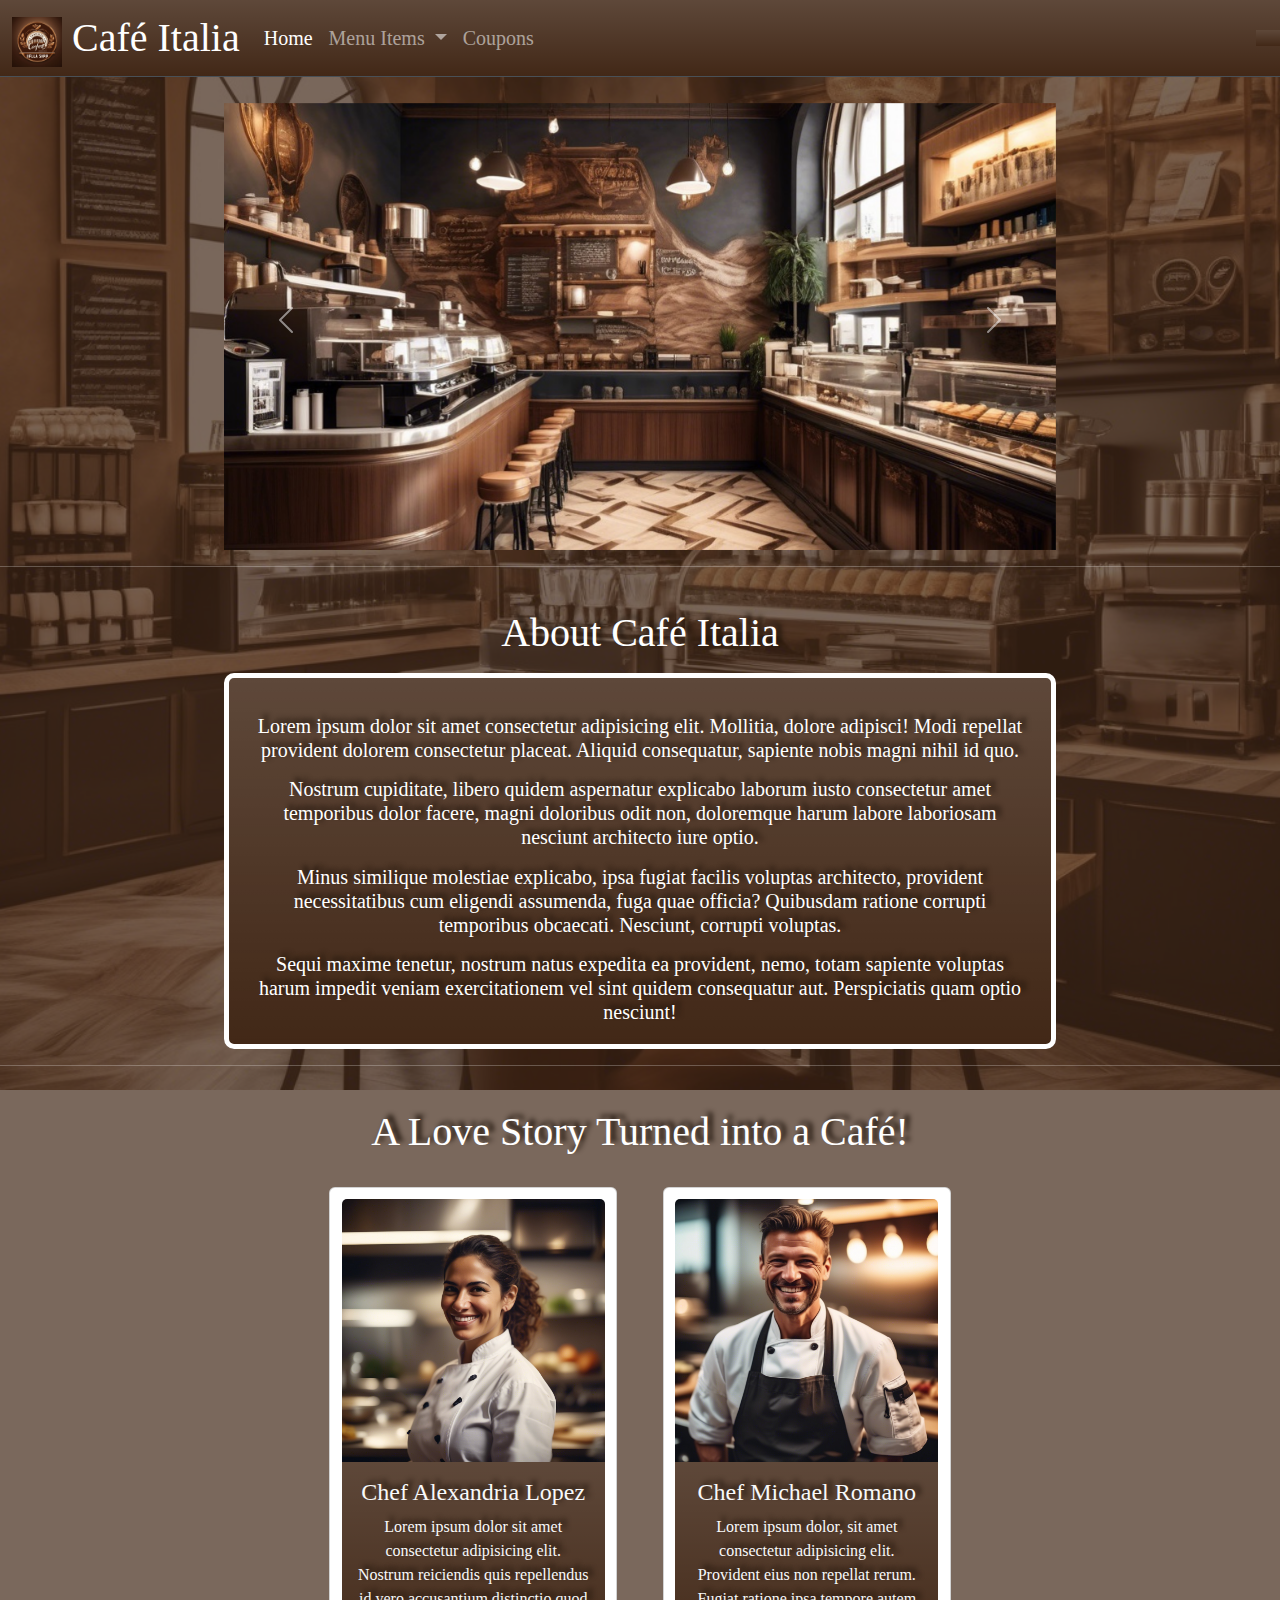
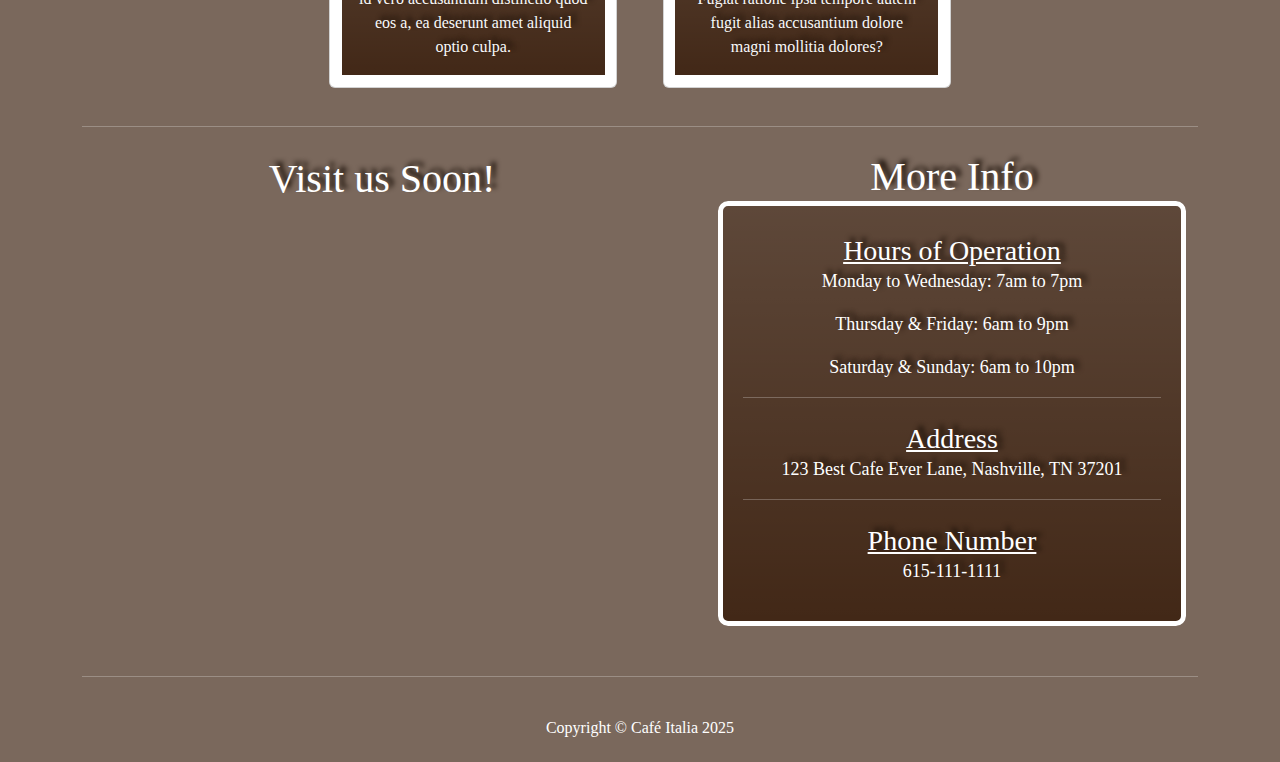
<file: index.html>
<!DOCTYPE html>
<html lang="en">
<head>
    <meta charset="UTF-8">
    <meta name="viewport" content="width=device-width, initial-scale=1.0">
    <title>Café Italia Home</title>
    <link rel="preconnect" href="https://fonts.googleapis.com">
<link rel="preconnect" href="https://fonts.gstatic.com" crossorigin>
<link href="https://fonts.googleapis.com/css2?family=Poiret+One&display=swap" rel="stylesheet">
    <link href="https://cdn.jsdelivr.net/npm/bootstrap@5.3.3/dist/css/bootstrap.min.css" rel="stylesheet" integrity="sha384-QWTKZyjpPEjISv5WaRU9OFeRpok6YctnYmDr5pNlyT2bRjXh0JMhjY6hW+ALEwIH" crossorigin="anonymous">
<link rel="stylesheet" href="./CSS/styles.css">
</head>
<body>
    <header>
      <nav class="navbar navbar-expand-sm bg-body-tertiary fs-5 bg-dark border-bottom border-body" data-bs-theme="dark">
        <div class="container-fluid">
          <div>
          <a class="navbar-brand fs-1" href="#">
            <img src="Images/other/Logo.jpg" alt="Logo" width="50" class="d-inline-block align-text-center">
            Café Italia
          </a>
          </div>
          <div class="collapse navbar-collapse" id="navbarNavDropdown">
            <ul class="navbar-nav" >
              <li class="nav-item">
                <a class="nav-link active" aria-current="page" href="index.html">Home</a>
              </li>
              <li class="nav-item dropdown">
                <a class="nav-link dropdown-toggle" href="#" role="button" data-bs-toggle="dropdown" aria-expanded="false">
                  Menu Items
                </a>
                <ul class="dropdown-menu fs-5">
                  <li><a class="dropdown-item" href="Menu.html">Beverages</a>
                  <hr></li>
                  <li><a class="dropdown-item" href="Menu.html#sandwiches">Deli Style Sandwiches</a>
                  <hr></li>
                  <li><a class="dropdown-item" href="Menu.html#desserts">Desserts & Pastries</a></li>
                </ul>
                <li class="nav-item">
                  <a class="nav-link" href="Coupons.html">Coupons</a>
                </li>
            </ul>
          </div>
        </div>
        <div class="collapse" id="navbarToggleExternalContent" data-bs-theme="dark">
          <div class="bg-dark p-4">
            <a class="text-body-emphasis nav-link active" aria-current="page" href="index.html"><h6>Home</h6></a>
            <hr>
            <a class="text-body-emphasis dropdown-item" href="Menu.html"><h6>Beverages</h6></a>
            <hr>
            <a class="text-body-emphasis dropdown-item" href="Menu.html#sandwiches"><h6>Sandwiches</h6></a>
            <hr>
            <a class="text-body-emphasis dropdown-item" href="Menu.html#desserts"><h6>Desserts</h6></a>
            <hr>
            <a class="text-body-emphasis nav-link" href="Coupons.html"><h6>Coupons</h6></a>
            <hr>
          </div>
        </div>
        <nav class="navbar navbar-dark bg-dark">
          <div class="container-fluid trans">
            <button class="navbar-toggler" type="button" data-bs-toggle="collapse" data-bs-target="#navbarToggleExternalContent" aria-controls="navbarToggleExternalContent" aria-expanded="false" aria-label="Toggle navigation">
              <span class="navbar-toggler-icon"></span>
            </button>
          </div>
      </nav>
      </nav>
    </header>
        <div class="shield">  
          
          <div> 
            <div id="carouselFade" class="carousel slide carousel-fade">
              <div class="carousel-inner">
                <div class="carousel-item active">
                  <img src="./Images/carousel/Italia2-C.jpg" class="d-block w-100" alt="Café Italia">
                </div>
                <div class="carousel-item">
                  <img src="./Images/carousel/Cannoli-C.jpg" class="d-block w-100" alt="Cannoli">
                </div>
                <div class="carousel-item">
                  <img src="./Images/carousel/Capuchino-C.jpg" class="d-block w-100" alt="Cappuccino">
                </div>
                <div class="carousel-item">
                  <img src="./Images/carousel/pumpkin2-C.jpg" class="d-block w-100" alt="Pumpkin Latte">
                </div>
                <div class="carousel-item">
                  <img src="./Images/carousel/meatball-C.jpg" class="d-block w-100" alt="Meatball Sandwich">
                </div>
              </div>
              
              <button class="carousel-control-prev" type="button" data-bs-target="#carouselFade" data-bs-slide="prev">
                <span class="carousel-control-prev-icon" aria-hidden="true"></span>
                <span class="visually-hidden">Previous</span>
              </button>
              <button class="carousel-control-next" type="button" data-bs-target="#carouselFade" data-bs-slide="next">
                <span class="carousel-control-next-icon" aria-hidden="true"></span>
                <span class="visually-hidden">Next</span>
              </button>
            </div> 
          </div>

          <hr>
      <H1 class="titles mb-3">About Café Italia</H1>

      <fieldset class="about">
      <h5 class="titles">Lorem ipsum dolor sit amet consectetur adipisicing elit. Mollitia, dolore adipisci! Modi repellat provident dolorem consectetur placeat. Aliquid consequatur, sapiente nobis magni nihil id quo.</h5>
      <h5 class="titles">Nostrum cupiditate, libero quidem aspernatur explicabo laborum iusto consectetur amet temporibus dolor facere, magni doloribus odit non, doloremque harum labore laboriosam nesciunt architecto iure optio.</h5>
      <h5 class="titles">Minus similique molestiae explicabo, ipsa fugiat facilis voluptas architecto, provident necessitatibus cum eligendi assumenda, fuga quae officia? Quibusdam ratione corrupti temporibus obcaecati. Nesciunt, corrupti voluptas.</h5>
      <h5 class="titles">Sequi maxime tenetur, nostrum natus expedita ea provident, nemo, totam sapiente voluptas harum impedit veniam exercitationem vel sint quidem consequatur aut. Perspiciatis quam optio nesciunt!</h5>
    </fieldset>

<hr>
    <section class="titles">
     <h1>A Love Story Turned into a Café!</h1>
    </section>

    <div class="container">
      <div class="chefs">
      <div class="row ">
      <div class="card titles" style="width: 18rem;">
          <img src="./Images/other/Chef-Alex.jpg" class="card-img-top" alt="">
          <div class="card-body text-center bg-dark text-light">
              <h4 class="card-title">Chef Alexandria Lopez</h4>
              <p class="card-text">Lorem ipsum dolor sit amet consectetur adipisicing elit. Nostrum reiciendis quis repellendus id vero accusantium distinctio quod eos a, ea deserunt amet aliquid optio culpa.</p>  
          </div>
      </div>   
          <div class="card titles" style="width: 18rem;">
              <img src="./Images/other/Chef-Mike.jpg" class="card-img-top" alt="">
          <div class="card-body text-center bg-dark text-light">
              <h4 class="card-title">Chef Michael Romano</h4>
              <p class="card-text">Lorem ipsum dolor, sit amet consectetur adipisicing elit. Provident eius non repellat rerum. Fugiat ratione ipsa tempore autem fugit alias accusantium dolore magni mollitia dolores?</p>
          </div>
        </div>
      </div>
    </div>
   <hr>     

  <section class="row d-lg-flex">
<div class="col container-map">
    <h1 class="titles">Visit us Soon!</h1>
    <section>
    <iframe src="https://www.google.com/maps/embed?pb=!1m18!1m12!1m3!1d6442.5615670514435!2d-86.7739651!3d36.1597214!2m3!1f0!2f0!3f0!3m2!1i1024!2i768!4f13.1!3m3!1m2!1s0x886467a0bb58575f%3A0x5ad1a9c7829f3167!2sCaf%C3%A9%20Intermezzo%20-%20Nashville!5e0!3m2!1sen!2sus!4v1737662282604!5m2!1sen!2sus" 
    width="600" height="450" style="border:0;" allowfullscreen="" loading="lazy" referrerpolicy="no-referrer-when-downgrade">
    </iframe>
  </section>
  </div>
<div class="col">
  <div class="container more-info">
    <h1 class="titles">More Info</h1>
  <fieldset>
<h3 class="titles underline">Hours of Operation</h3>
<p class="titles-hours">Monday to Wednesday: 7am to 7pm</p>
<p class="titles-hours">Thursday & Friday: 6am to 9pm</p>
<p class="titles-hours">Saturday & Sunday: 6am to 10pm</p>
<hr>
<h3 class="titles underline">Address</h3>
<p class="titles-hours">123 Best Cafe Ever Lane, Nashville, TN 37201</p>
<hr>
<h3 class="titles underline">Phone Number</h3>
<p class="titles-hours">615-111-1111</p>
  </fieldset>
  </div>
</div>
  </section>

<hr>
      <footer>
        Copyright &copy; Café Italia 2025
    </footer>
    <script 
    src="https://cdn.jsdelivr.net/npm/bootstrap@5.3.3/dist/js/bootstrap.bundle.min.js" 
    integrity="sha384-YvpcrYf0tY3lHB60NNkmXc5s9fDVZLESaAA55NDzOxhy9GkcIdslK1eN7N6jIeHz" 
    crossorigin="anonymous">
  </script>
    </div> 
  </div>
</body>
</file>
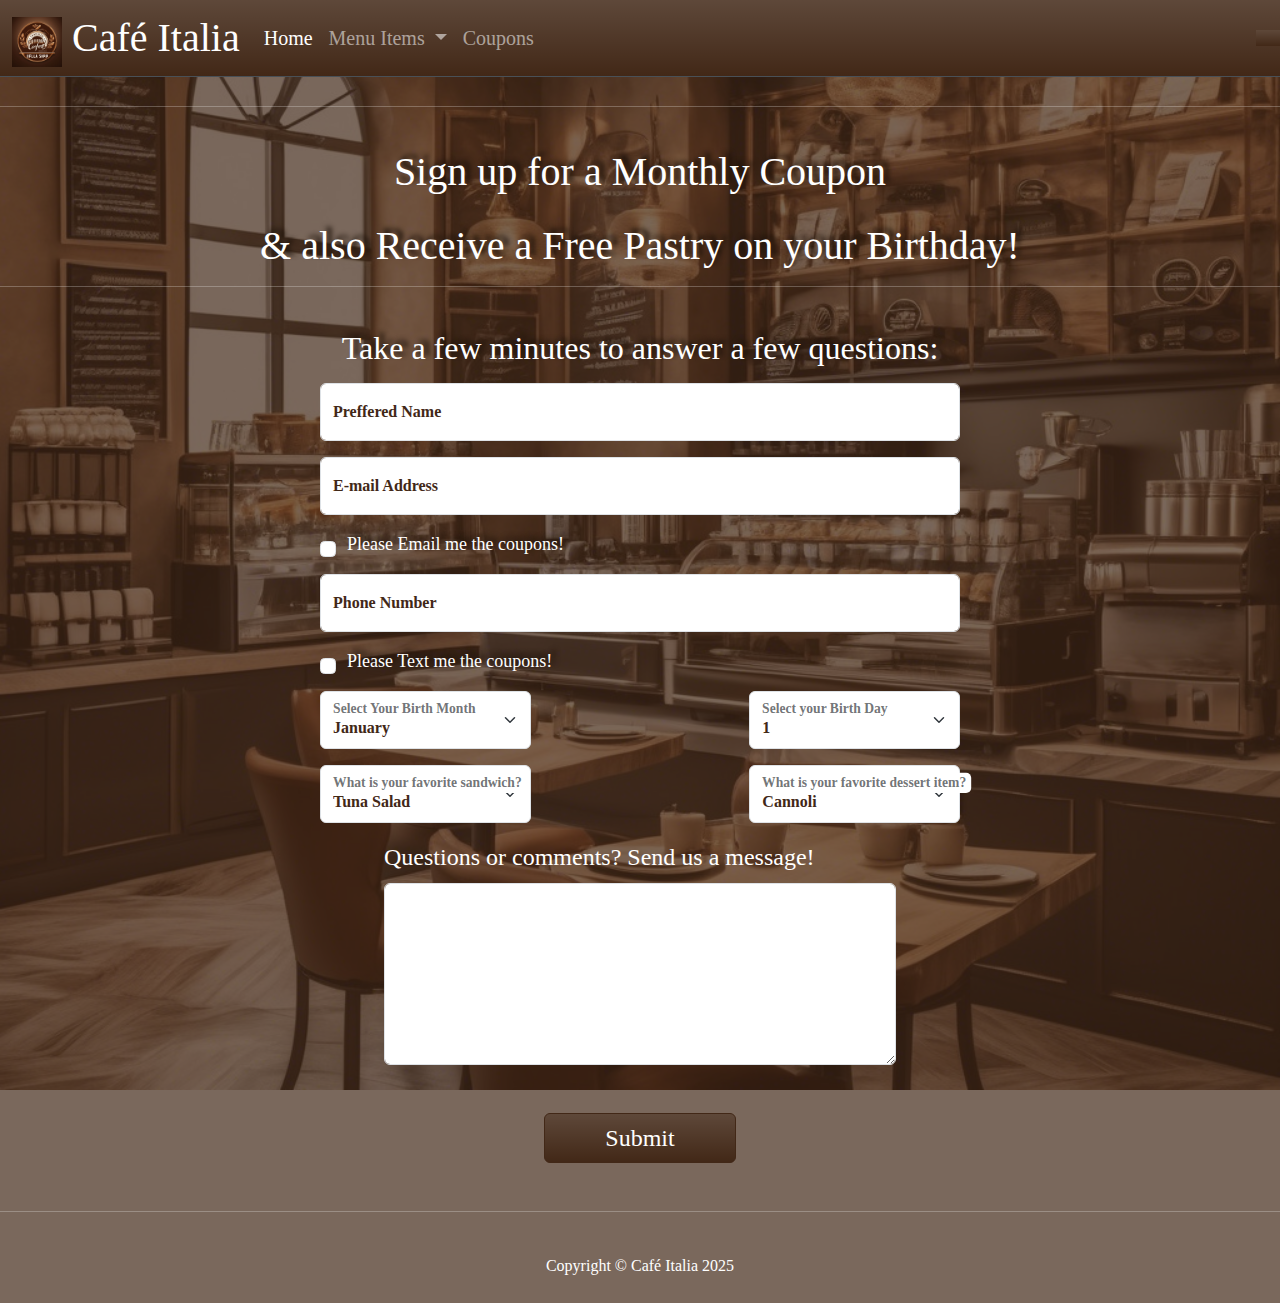
<file: Coupons.html>
<!DOCTYPE html>
<html lang="en">
<head>
    <meta charset="UTF-8">
    <meta name="viewport" content="width=device-width, initial-scale=1.0">
    <title>Café Italia Coupons</title>
    <link rel="preconnect" href="https://fonts.googleapis.com">
<link rel="preconnect" href="https://fonts.gstatic.com" crossorigin>
<link href="https://fonts.googleapis.com/css2?family=Poiret+One&display=swap" rel="stylesheet">
    <link href="https://cdn.jsdelivr.net/npm/bootstrap@5.3.3/dist/css/bootstrap.min.css" rel="stylesheet" integrity="sha384-QWTKZyjpPEjISv5WaRU9OFeRpok6YctnYmDr5pNlyT2bRjXh0JMhjY6hW+ALEwIH" crossorigin="anonymous">
<link rel="stylesheet" href="./CSS/styles.css">
</head>
<body>
<header>
  <nav class="navbar navbar-expand-sm bg-body-tertiary fs-5 bg-dark border-bottom border-body" data-bs-theme="dark">
    <div class="container-fluid">
      <div>
      <a class="navbar-brand fs-1" href="#">
        <img src="Images/other/Logo.jpg" alt="Logo" width="50" class="d-inline-block align-text-center">
        Café Italia
      </a>
      </div>
      <div class="collapse navbar-collapse" id="navbarNavDropdown">
        <ul class="navbar-nav" >
          <li class="nav-item">
            <a class="nav-link active" aria-current="page" href="index.html">Home</a>
          </li>
          <li class="nav-item dropdown">
            <a class="nav-link dropdown-toggle" href="#" role="button" data-bs-toggle="dropdown" aria-expanded="false">
              Menu Items
            </a>
            <ul class="dropdown-menu fs-5">
              <li><a class="dropdown-item" href="Menu.html">Beverages</a>
              <hr></li>
              <li><a class="dropdown-item" href="Menu.html#sandwiches">Deli Style Sandwiches</a>
              <hr></li>
              <li><a class="dropdown-item" href="Menu.html#desserts">Desserts & Pastries</a></li>
            </ul>
            <li class="nav-item">
              <a class="nav-link" href="Coupons.html">Coupons</a>
            </li>
        </ul>
      </div>
    </div>
    <div class="collapse" id="navbarToggleExternalContent" data-bs-theme="dark">
      <div class="bg-dark p-4">
        <a class="text-body-emphasis nav-link active" aria-current="page" href="index.html"><h6>Home</h6></a>
        <hr>
        <a class="text-body-emphasis dropdown-item" href="Menu.html"><h6>Beverages</h6></a>
        <hr>
        <a class="text-body-emphasis dropdown-item" href="Menu.html#sandwiches"><h6>Sandwiches</h6></a>
        <hr>
        <a class="text-body-emphasis dropdown-item" href="Menu.html#desserts"><h6>Desserts</h6></a>
        <hr>
        <a class="text-body-emphasis nav-link" href="Coupons.html"><h6>Coupons</h6></a>
        <hr>
      </div>
    </div>
    <nav class="navbar navbar-dark bg-dark">
      <div class="container-fluid trans">
        <button class="navbar-toggler" type="button" data-bs-toggle="collapse" data-bs-target="#navbarToggleExternalContent" aria-controls="navbarToggleExternalContent" aria-expanded="false" aria-label="Toggle navigation">
          <span class="navbar-toggler-icon"></span>
        </button>
      </div>
  </nav>
  </nav>
</header>
    <div class="shield">
<hr>
<h1 class="titles">Sign up for a Monthly Coupon</h1>
<h1 class="titles">& also Receive a Free Pastry on your Birthday!</h1>
<hr>
<h2 class="titles pb-3">Take a few minutes to answer a few questions:</h2>

<form action="https://formspree.io/f/mqaeeydb" method="post"> 
<div class="form-floating mb-3">
    <input type="Text" class="form-control" placeholder="Preffered name" required>
    <label>Preffered Name</label>
  </div>

  <div class="form-floating mb-3">
    <input type="Email" class="form-control" placeholder="email@gmail.com" required>
    <label>E-mail Address</label>
  </div>
  <div class="mb-3 form-check">
    <input type="checkbox" class="form-check-input"  name="accept-toc">
    <label class="form-check-label">Please Email me the coupons!</label>
  </div>

 <div class="form-floating mb-3">
    <input type="tel" class="form-control" placeholder="615-111-1111">
    <label>Phone Number</label>
  </div>
  <div class="mb-3 form-check">
    <input type="checkbox" class="form-check-input" name="accept-toc">
    <label class="form-check-label">Please Text me the coupons!</label>
  </div>

  <section>
    <div class="row g-2 mb-3">
      <div class="col-lg-4">
        <div class="form-floating">
          <select class="form-select">
            <option selected>January</option>
            <option class="form-select" value="1">February</option>
            <option class="form-select" value="2">March</option>
            <option class="form-select" value="3">April</option>
            <option class="form-select" value="4">May</option>
            <option class="form-select" value="5">June</option>
            <option class="form-select" value="6">July</option>
            <option class="form-select" value="7">August</option>
            <option class="form-select" value="8">September</option>
            <option class="form-select" value="9">October</option>
            <option class="form-select" value="10">November</option>
            <option class="form-select" value="11">December</option>
          </select>
          <label>Select Your Birth Month</label>
        </div>
      </div>
      <div class=" col-lg-4">
        <div class="form-floating">
          <select class="form-select">
            <option selected>1</option>
            <option class="form-select" value="1">2</option>
            <option class="form-select" value="2">3</option>
            <option class="form-select" value="3">4</option>
            <option class="form-select" value="4">5</option>
            <option class="form-select" value="5">6</option>
            <option class="form-select" value="6">7</option>
            <option class="form-select" value="7">8</option>
            <option class="form-select" value="8">9</option>
            <option class="form-select" value="9">10</option>
            <option class="form-select" value="10">11</option>
            <option class="form-select" value="11">12</option>
            <option class="form-select" value="12">13</option>
            <option class="form-select" value="13">14</option>
            <option class="form-select" value="14">15</option>
            <option class="form-select" value="15">16</option>
            <option class="form-select" value="16">17</option>
            <option class="form-select" value="17">18</option>
            <option class="form-select" value="18">19</option>
            <option class="form-select" value="19">20</option>
            <option class="form-select" value="20">21</option>
            <option class="form-select" value="21">22</option>
            <option class="form-select" value="22">23</option>
            <option class="form-select" value="23">24</option>
            <option class="form-select" value="24">25</option>
            <option class="form-select" value="25">26</option>
            <option class="form-select" value="26">27</option>
            <option class="form-select" value="27">28</option>
            <option class="form-select" value="28">29</option>
            <option class="form-select" value="29">30</option>
            <option class="form-select" value="30">31</option>
          </select>
          <label>Select your Birth Day</label>
        </div>
      </div>
    </div>
  </section>

  <Section>
  <div class="row g-2 mb-3">
    <div class="col-lg-4">
      <div class="form-floating">
        <select class="form-select">
          <option selected>Tuna Salad</option>
          <option class="form-select" value="1">Caprese</option>
          <option class="form-select" value="2">Italian Meats</option>
          <option class="form-select" value="3">Ham & Cheese</option>
          <option class="form-select" value="4">Meatball</option>
          <option class="form-select" value="5">Philly Cheese Steak</option>
        </select>
        <label>What is your favorite sandwich?</label>
      </div>
    </div>
    <div class="col-lg-4">
      <div class="form-floating">
        <select class="form-select">
          <option selected>Cannoli</option>
          <option class="form-select" value="1">Cherry Danish</option>
          <option class="form-select" value="2">Lemon Meringue</option>
          <option class="form-select" value="3">Strawberry Shortcake</option>
          <option class="form-select" value="4">Pecan Pie</option>
          <option class="form-select" value="5">Chocolate Danish</option>
        </select>
        <label>What is your favorite dessert item?</label>
      </div>
    </div>
  </div>
    </Section>

<section>
  <div class="mb-3 text-area">
    <label class="form-label">Questions or comments? Send us a message!</label>
    <textarea class="form-control" rows="7"></textarea>
  </div>
</section>

    <section>
      <div class="d-grid gap-2 col-lg-6 mx-auto my-5">
        <button type="submit" class="btn btn-primary">Submit</button>
      </div>
    </section>
  </form>
    <hr>
      <footer>
        Copyright &copy; Café Italia 2025
    </footer>
    <script src="https://cdn.jsdelivr.net/npm/bootstrap@5.3.3/dist/js/bootstrap.bundle.min.js" integrity="sha384-YvpcrYf0tY3lHB60NNkmXc5s9fDVZLESaAA55NDzOxhy9GkcIdslK1eN7N6jIeHz" crossorigin="anonymous"></script>
  
  </div>
</body>
</file>
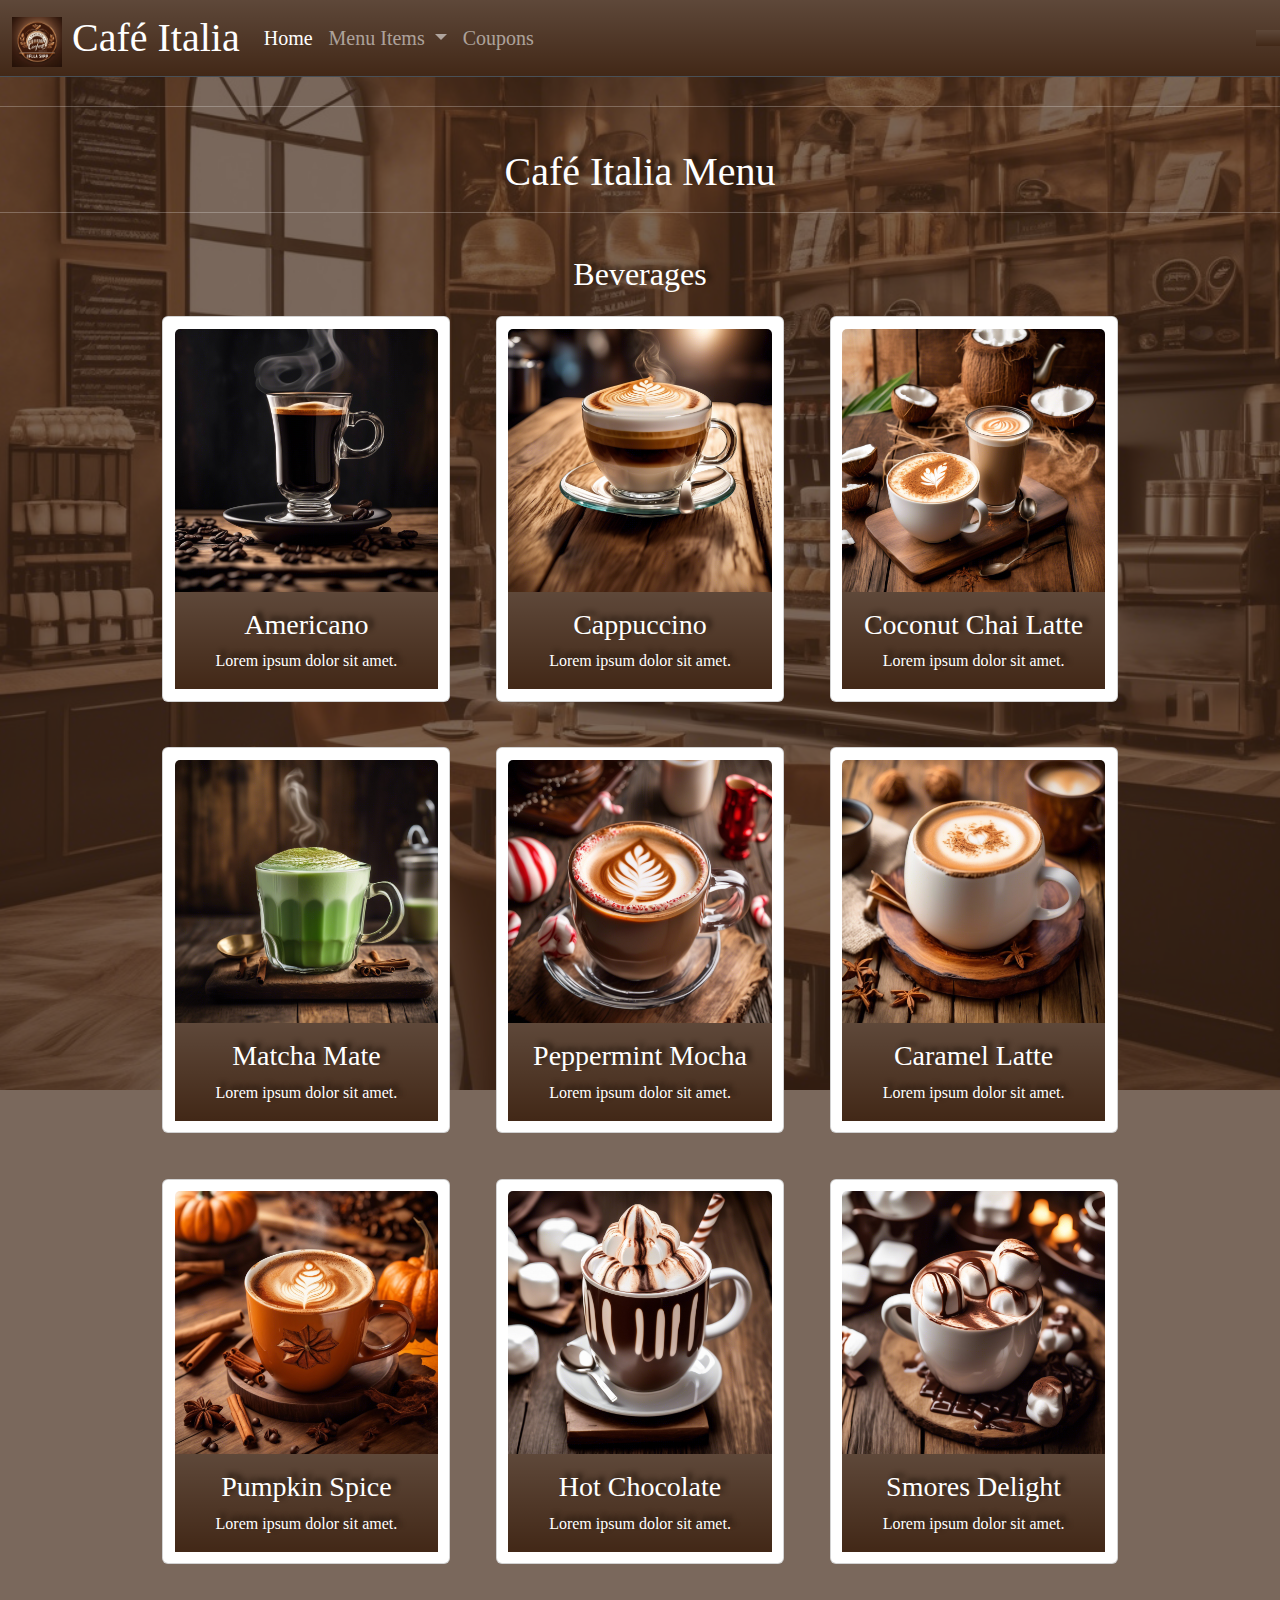
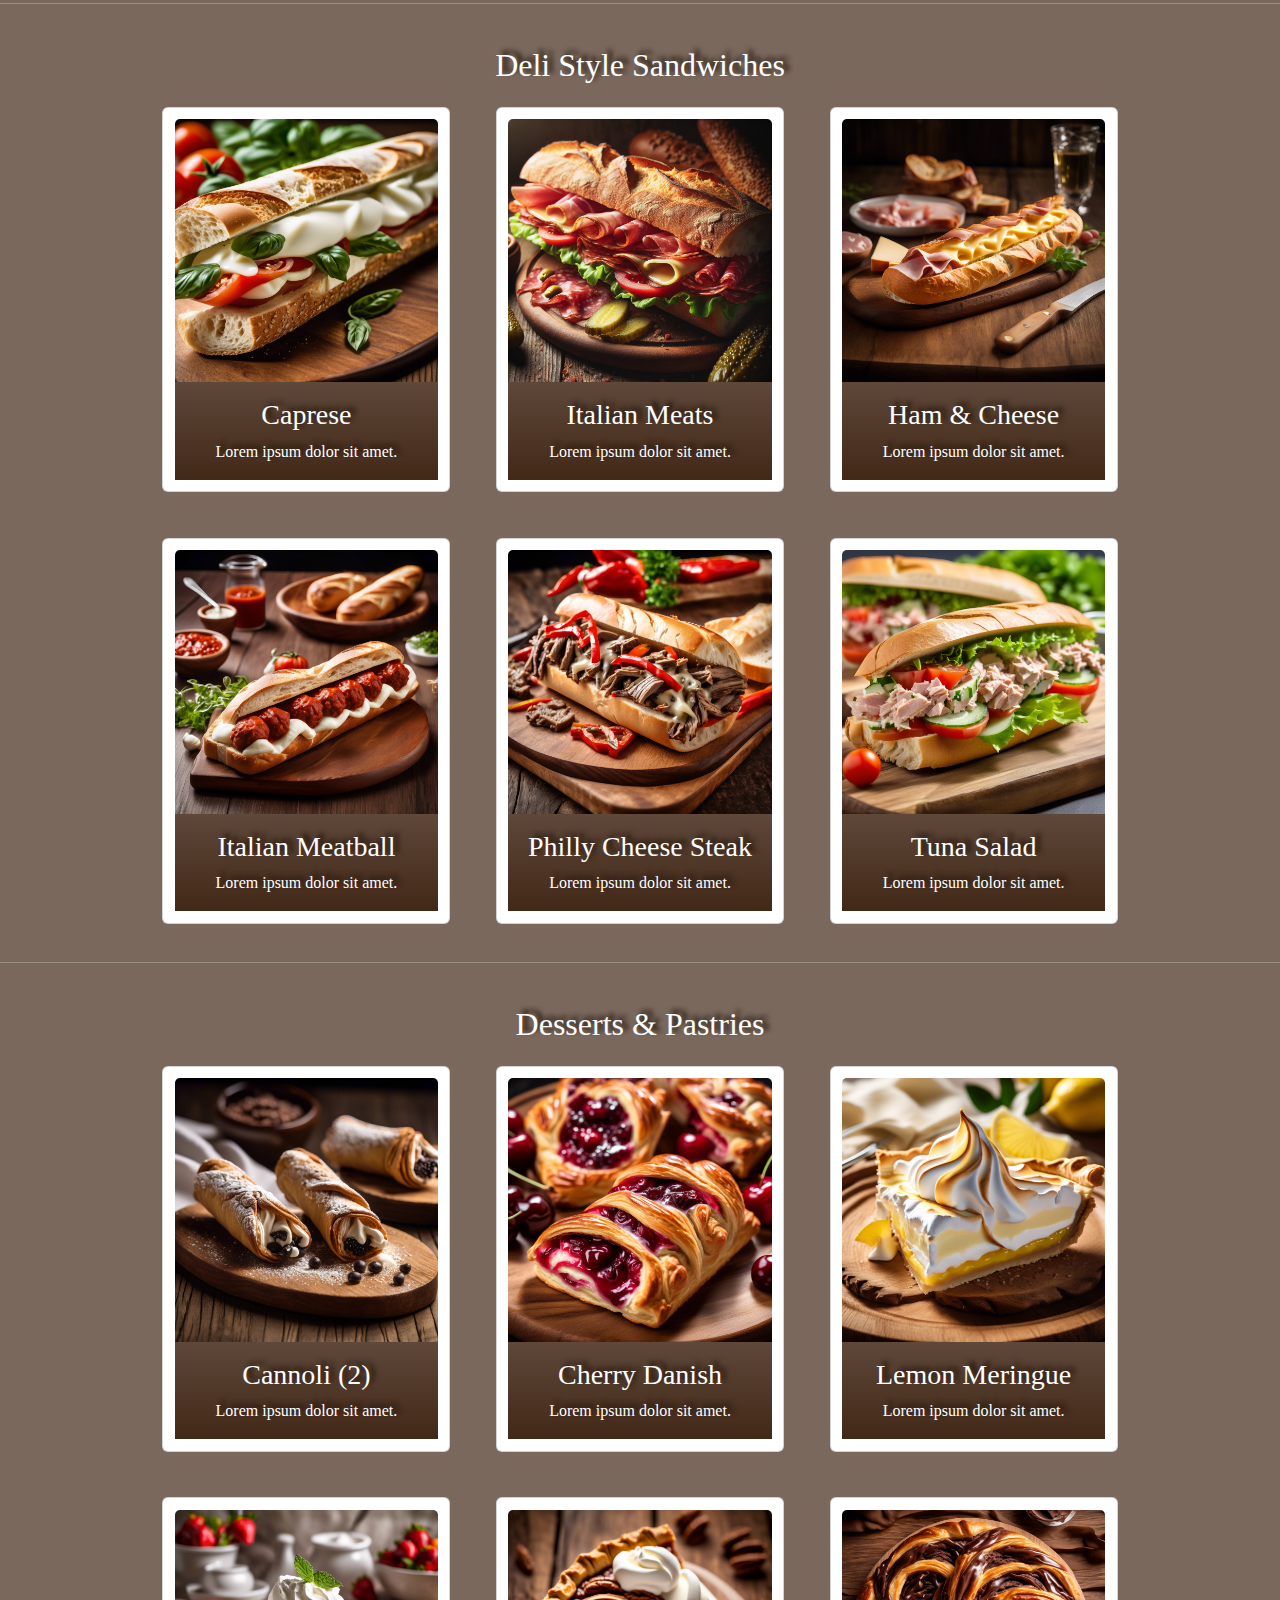
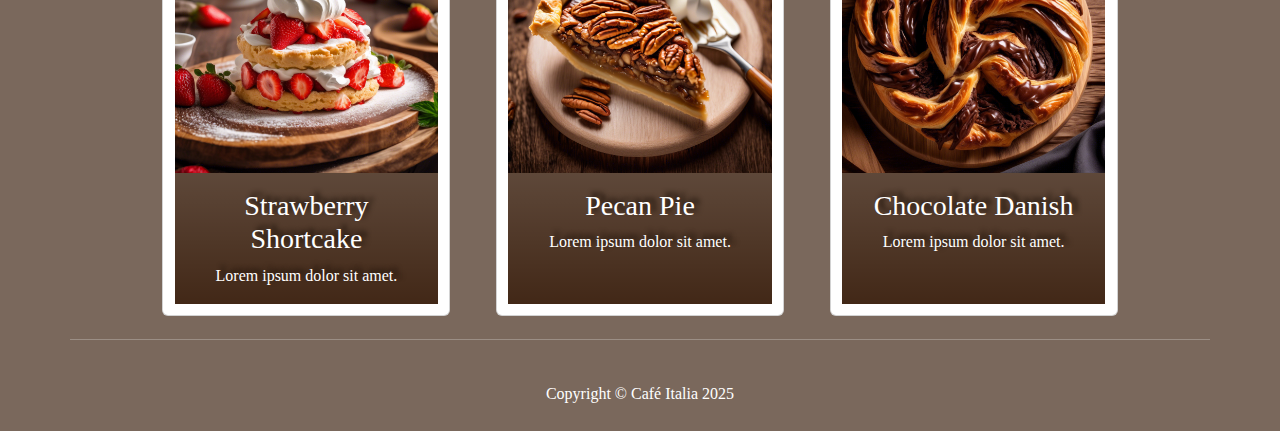
<file: Menu.html>
<!DOCTYPE html>
<html lang="en">
<head>
    <meta charset="UTF-8">
    <meta name="viewport" content="width=device-width, initial-scale=1.0">
    <title>Café Italia Menu</title>
    <link rel="preconnect" href="https://fonts.googleapis.com">
<link rel="preconnect" href="https://fonts.gstatic.com" crossorigin>
<link href="https://fonts.googleapis.com/css2?family=Poiret+One&display=swap" rel="stylesheet">
    <link href="https://cdn.jsdelivr.net/npm/bootstrap@5.3.3/dist/css/bootstrap.min.css" rel="stylesheet" integrity="sha384-QWTKZyjpPEjISv5WaRU9OFeRpok6YctnYmDr5pNlyT2bRjXh0JMhjY6hW+ALEwIH" crossorigin="anonymous">
<link rel="stylesheet" href="./CSS/styles.css">
</head>
<body>
    <header>
      <nav class="navbar navbar-expand-sm bg-body-tertiary fs-5 bg-dark border-bottom border-body" data-bs-theme="dark">
        <div class="container-fluid">
          <div>
          <a class="navbar-brand fs-1" href="#">
            <img src="Images/other/Logo.jpg" alt="Logo" width="50" class="d-inline-block align-text-center">
            Café Italia
          </a>
          </div>
          <div class="collapse navbar-collapse" id="navbarNavDropdown">
            <ul class="navbar-nav" >
              <li class="nav-item">
                <a class="nav-link active" aria-current="page" href="index.html">Home</a>
              </li>
              <li class="nav-item dropdown">
                <a class="nav-link dropdown-toggle" href="#" role="button" data-bs-toggle="dropdown" aria-expanded="false">
                  Menu Items
                </a>
                <ul class="dropdown-menu fs-5">
                  <li><a class="dropdown-item" href="Menu.html">Beverages</a>
                  <hr></li>
                  <li><a class="dropdown-item" href="Menu.html#sandwiches">Deli Style Sandwiches</a>
                  <hr></li>
                  <li><a class="dropdown-item" href="Menu.html#desserts">Desserts & Pastries</a></li>
                </ul>
                <li class="nav-item">
                  <a class="nav-link" href="Coupons.html">Coupons</a>
                </li>
            </ul>
          </div>
        </div>
        <div class="collapse" id="navbarToggleExternalContent" data-bs-theme="dark">
          <div class="bg-dark p-4">
            <a class="text-body-emphasis nav-link active" aria-current="page" href="index.html"><h6>Home</h6></a>
            <hr>
            <a class="text-body-emphasis dropdown-item" href="Menu.html"><h6>Beverages</h6></a>
            <hr>
            <a class="text-body-emphasis dropdown-item" href="Menu.html#sandwiches"><h6>Sandwiches</h6></a>
            <hr>
            <a class="text-body-emphasis dropdown-item" href="Menu.html#desserts"><h6>Desserts</h6></a>
            <hr>
            <a class="text-body-emphasis nav-link" href="Coupons.html"><h6>Coupons</h6></a>
            <hr>
          </div>
        </div>
        <nav class="navbar navbar-dark bg-dark">
          <div class="container-fluid trans">
            <button class="navbar-toggler" type="button" data-bs-toggle="collapse" data-bs-target="#navbarToggleExternalContent" aria-controls="navbarToggleExternalContent" aria-expanded="false" aria-label="Toggle navigation">
              <span class="navbar-toggler-icon"></span>
            </button>
          </div>
      </nav>
      </nav>
    </header>

    <div class="shield">
<hr>
<h1 class="titles">Café Italia Menu</h1>
<hr>
<h2 class="titles">Beverages</h2>

<div class="container">
  <div class="menu-item">
    <div class="row">

      <div class="card titles" style="width: 18rem;">
        <img src="./Images/beverages/Americano.jpg" class="card-img-top" alt="Americano">
        <div class="card-body">
          <h3>Americano</h3>
          <p class="card-text">Lorem ipsum dolor sit amet.</p>
        </div>
      </div>

      <div class="card titles" style="width: 18rem;">
        <img src="./Images/beverages/Capuchino.jpg" class="card-img-top" alt="Cappuccino">
        <div class="card-body">
          <h3>Cappuccino</h3>
          <p class="card-text">Lorem ipsum dolor sit amet.</p>
        </div>
      </div>

      <div class="card titles" style="width: 18rem;">
        <img src="./Images/beverages/Coconut-Chai.jpg" class="card-img-top" alt="Coconut-Chai">
        <div class="card-body">
          <h3>Coconut Chai Latte</h3>
          <p class="card-text">Lorem ipsum dolor sit amet.</p>
        </div>
      </div>

      <div class="card titles" style="width: 18rem;">
        <img src="./Images/beverages/Matcha.jpg" class="card-img-top" alt="Matcha">
        <div class="card-body">
          <h3>Matcha Mate</h3>
          <p class="card-text">Lorem ipsum dolor sit amet.</p>
        </div>
      </div>
      <div class="card titles" style="width: 18rem;">
        <img src="./Images/beverages/Peppermint.jpg" class="card-img-top" alt="Peppermint">
        <div class="card-body">
          <h3>Peppermint Mocha</h3>
          <p class="card-text">Lorem ipsum dolor sit amet.</p>
        </div>
      </div>

      <div class="card titles" style="width: 18rem;">
        <img src="./Images/beverages/Caramel-Latte.jpg" class="card-img-top" alt="Caramel-Latte">
        <div class="card-body">
          <h3>Caramel Latte</h3>
          <p class="card-text">Lorem ipsum dolor sit amet.</p>
        </div>
      </div>

      <div class="card titles" style="width: 18rem;">
        <img src="./Images/beverages/Pumpkin-Spice.jpg" class="card-img-top" alt="Pumpkin-Spice">
        <div class="card-body">
          <h3>Pumpkin Spice</h3>
          <p class="card-text">Lorem ipsum dolor sit amet.</p>
        </div>
      </div>

      <div class="card titles" style="width: 18rem;">
        <img src="./Images/beverages/Hot-Chocolate.jpg" class="card-img-top" alt="Hot-Chocolate">
        <div class="card-body">
          <h3>Hot Chocolate</h3>
          <p class="card-text">Lorem ipsum dolor sit amet.</p>
        </div>
      </div>

      <div class="card titles" style="width: 18rem;">
        <img src="./Images/beverages/Smores.jpg" class="card-img-top" alt="smores">
        <div class="card-body">
          <h3>Smores Delight</h3>
          <p class="card-text" id="sandwiches">Lorem ipsum dolor sit amet.</p>
        </div>
      </div>
    </div>
  </div>
</div> 
      <hr>

      <h2 class="titles">Deli Style Sandwiches</h2>

<div class="container">
  <div class="menu-item">
    <div class="row">

      <div class="card titles" style="width: 18rem;">
        <img src="./Images/sandwiches/caprese.jpg" class="card-img-top" alt="caprese">
        <div class="card-body">
          <h3>Caprese</h3>
          <p class="card-text">Lorem ipsum dolor sit amet.</p>
        </div>
      </div>

      <div class="card titles" style="width: 18rem;">
        <img src="./Images/sandwiches/italian.jpg" class="card-img-top" alt="italian">
        <div class="card-body">
          <h3>Italian Meats</h3>
          <p class="card-text">Lorem ipsum dolor sit amet.</p>
        </div>
      </div>

      <div class="card titles" style="width: 18rem;">
        <img src="./Images/sandwiches/ham.jpg" class="card-img-top" alt="Ham">
        <div class="card-body">
          <h3>Ham & Cheese</h3>
          <p class="card-text">Lorem ipsum dolor sit amet.</p>
        </div>
      </div>

      <div class="card titles" style="width: 18rem;">
        <img src="./Images/sandwiches/meatball.jpg" class="card-img-top" alt="Meatball">
        <div class="card-body">
          <h3>Italian Meatball</h3>
          <p class="card-text">Lorem ipsum dolor sit amet.</p>
        </div>
      </div>
      <div class="card titles" style="width: 18rem;">
        <img src="./Images/sandwiches/philly.jpg" class="card-img-top" alt="Philly">
        <div class="card-body">
          <h3>Philly Cheese Steak</h3>
          <p class="card-text">Lorem ipsum dolor sit amet.</p>
        </div>
      </div>

      <div class="card titles" style="width: 18rem;">
        <img src="./Images/sandwiches/tuna.jpg" class="card-img-top" alt="Tuna">
        <div class="card-body">
          <h3>Tuna Salad</h3>
          <p class="card-text" id="desserts">Lorem ipsum dolor sit amet.</p>
        </div>
      </div>
    </div>
  </div>
</div>
      <hr>

      <h2 class="titles">Desserts & Pastries</h2>

      <div class="container">
        <div class="menu-item">
          <div class="row">
      
            <div class="card titles" style="width: 18rem;">
              <img src="./Images/pastries/Cannoli.jpg" class="card-img-top" alt="Cannoli">
              <div class="card-body">
                <h3>Cannoli (2)</h3>
                <p class="card-text">Lorem ipsum dolor sit amet.</p>
              </div>
            </div>
      
            <div class="card titles" style="width: 18rem;">
              <img src="./Images/pastries/Cherry.jpg" class="card-img-top" alt="Cherry">
              <div class="card-body">
                <h3>Cherry Danish</h3>
                <p class="card-text">Lorem ipsum dolor sit amet.</p>
              </div>
            </div>
      
            <div class="card titles" style="width: 18rem;">
              <img src="./Images/pastries/Lemon.jpg" class="card-img-top" alt="Lemon">
              <div class="card-body">
                <h3>Lemon Meringue</h3>
                <p class="card-text">Lorem ipsum dolor sit amet.</p>
              </div>
            </div>
      
            <div class="card titles" style="width: 18rem;">
              <img src="./Images/pastries/Strawberry.jpg" class="card-img-top" alt="Strawberry">
              <div class="card-body">
                <h3>Strawberry Shortcake</h3>
                <p class="card-text">Lorem ipsum dolor sit amet.</p>
              </div>
            </div>
            <div class="card titles" style="width: 18rem;">
              <img src="./Images/pastries/Pecan.jpg" class="card-img-top" alt="Pecan">
              <div class="card-body">
                <h3>Pecan Pie</h3>
                <p class="card-text">Lorem ipsum dolor sit amet.</p>
              </div>
            </div>
      
            <div class="card titles" style="width: 18rem;">
              <img src="./Images/pastries/Chocolate.jpg" class="card-img-top" alt="Chocolate">
              <div class="card-body">
                <h3>Chocolate Danish</h3>
                <p class="card-text">Lorem ipsum dolor sit amet.</p>
              </div>
            </div>
      
            <hr>
    </div>
  </div>
</div>
      <footer>
        Copyright &copy; Café Italia 2025
    </footer>
    <script src="https://cdn.jsdelivr.net/npm/bootstrap@5.3.3/dist/js/bootstrap.bundle.min.js" integrity="sha384-YvpcrYf0tY3lHB60NNkmXc5s9fDVZLESaAA55NDzOxhy9GkcIdslK1eN7N6jIeHz" crossorigin="anonymous"></script>
  
  </div>
</body>
</file>
<file: CSS/styles.css>
body {
    background-image: url(/Images/other/Italia1.jpg);
    background-repeat: no-repeat;
    background-position: center;
    background-attachment: fixed;
    background-size: cover;
    font-family: "poiret One, serif";
    overflow-x: hidden;
}

.navbar {
    background-color: rgb(66, 40, 23) !important;
    background-image: var(--bs-gradient);
    font-family: "poiret One, serif";
}

.dropdown-menu, .bg-dark {
    background-color: rgb(66, 40, 23) !important;
    background-image: var(--bs-gradient);
}

hr {
    color: white;
}

.shield {
    background-color: rgba(66, 40, 23, 0.70);
    background-attachment: fixed;
    background-size: cover;
    padding-top: 1%;    
}

.carousel {
    width: 65%;
    height:20%;   
    margin: auto;
    padding-top: 1%;
}

.titles {
    color: white;
    margin: auto;
    padding-top: 2%;
    text-align: center;
    text-shadow: 5px -4px 5px rgb(29, 18, 10);

}

fieldset {
    padding: 20px;
    border: solid 5px white;
    border-radius: 10px;
    background-color: rgb(66, 40, 23);
    background-image: var(--bs-gradient);
    margin: auto;

}

.about {
    width: 65%;
}

.row {
    justify-content: center;
}

.card {
    margin: 2%;
    padding: 1%;
}

.card-body {
    background-color: rgb(66, 40, 23) !important;
    background-image: var(--bs-gradient); 
}

footer {
    text-align: center;
    color: white;
    padding: 2%;
}

.container-map {
    align-items: center;
}

iframe {
filter: invert(90%);
}


.titles-hours {
    color: white;
    text-align: center;
    text-shadow: 5px -4px 5px rgb(29, 18, 10);
    font-size: large;
}

.underline {
    text-decoration: underline;
}

.form-floating {
    display: flex;
    width: 50%;
    margin: auto;
    color: rgb(66, 40, 23);
    font-weight: bolder;   
}

.form-check {
    color:white;
    text-shadow: 5px -4px 5px rgb(29, 18, 10);
    font-size: large;
    margin-left: 25%;

}

input[type="checkbox"] {
    margin: 10px;
    padding: 7px;
    appearance: none;
    height: 5px;
    width: 5px;
    cursor: pointer;
}

input[type="checkbox"]:hover {
    background-color: rgb(66, 40, 23);
}

 input[type="checkbox"]:checked {
    background-color: rgb(66, 40, 23);
    border: solid white 1px;
}

.form-select {
    color: rgb(66, 40, 23);
    font-weight: bolder;
}

.text-area {
width: 40%;
margin:auto;
color: white;
}

.form-label {
    font-size: x-large;
}

.btn-primary {
    background-color: rgb(66, 40, 23) !important;
    background-image: var(--bs-gradient);
    border-color: rgb(66, 40, 23) !important;
    font-family: "poiret One, serif";
    font-size: x-large;
    width: 30%;
    margin: auto;
}
.btn-primary :hover {
    font-weight: bolder;
}
</file>
